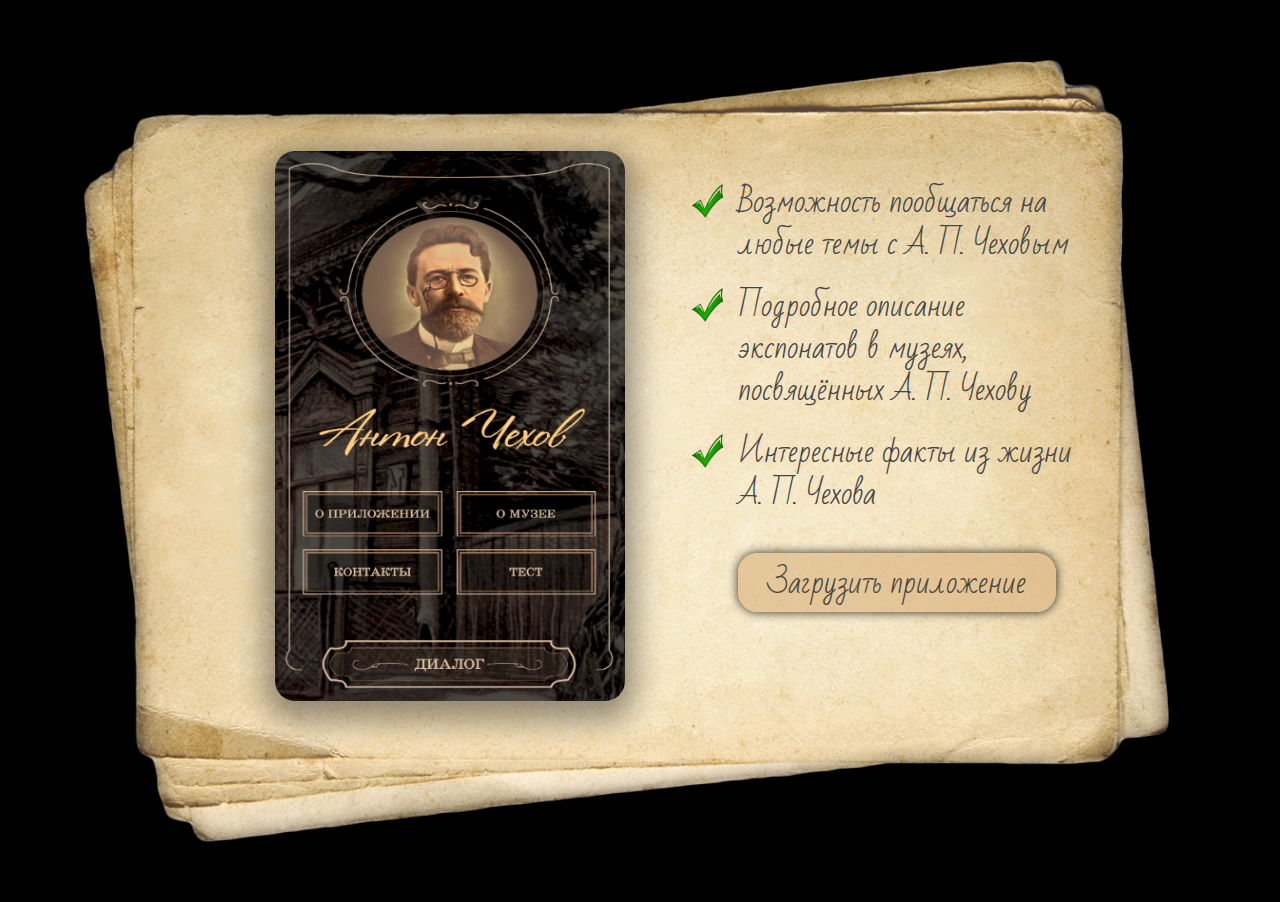
<file: index.html>
<!DOCTYPE html>
<html lang = "ru">
    <head>
        <meta charset = "utf-8">
        <meta name = "viewport" content = "width=device-width, initial-scale = 1.0">
        <meta name = "description" content = "Приложение для андроид двойник А.П.Чехова">
        <meta name = "keywords" content = "CheckhovApp, Checkhov, двойник, андроид, приложение, Чехов, Антон">
        <link rel = "icon" href = "src/favicon.ico" type = "image/x-icon">
        <link rel = "stylesheet" href = "/css/index.css">
        <link rel = "stylesheet" href = "/css/normalize.css">
        <title>CheckhovApp</title>
    </head>
    <body>
        <div class = "content">
            <div class = "wrapper_main">
                <main class = "main">
                    <div class = "bg_about">
                        <img class = "main_app" src = "src/app.png" alt = "Главный экран приложения">
                        <ul class = "advantages_list">
                            <li>Возможность пообщаться на любые темы с А. П. Чеховым</li>
                            <li>Подробное описание экспонатов в музеях, посвящённых А. П. Чехову</li>
                            <li>Интересные факты из жизни А. П. Чехова</li>
                        </ul>
                        <div class ="dwn_apk">
                            <a class = "download_btn" href="/app/checkhov.apk" download>Загрузить приложение</a>
                        </div>
                    </div>
                </main>
            </div>
        </div>
    </body>
</html>
</file>
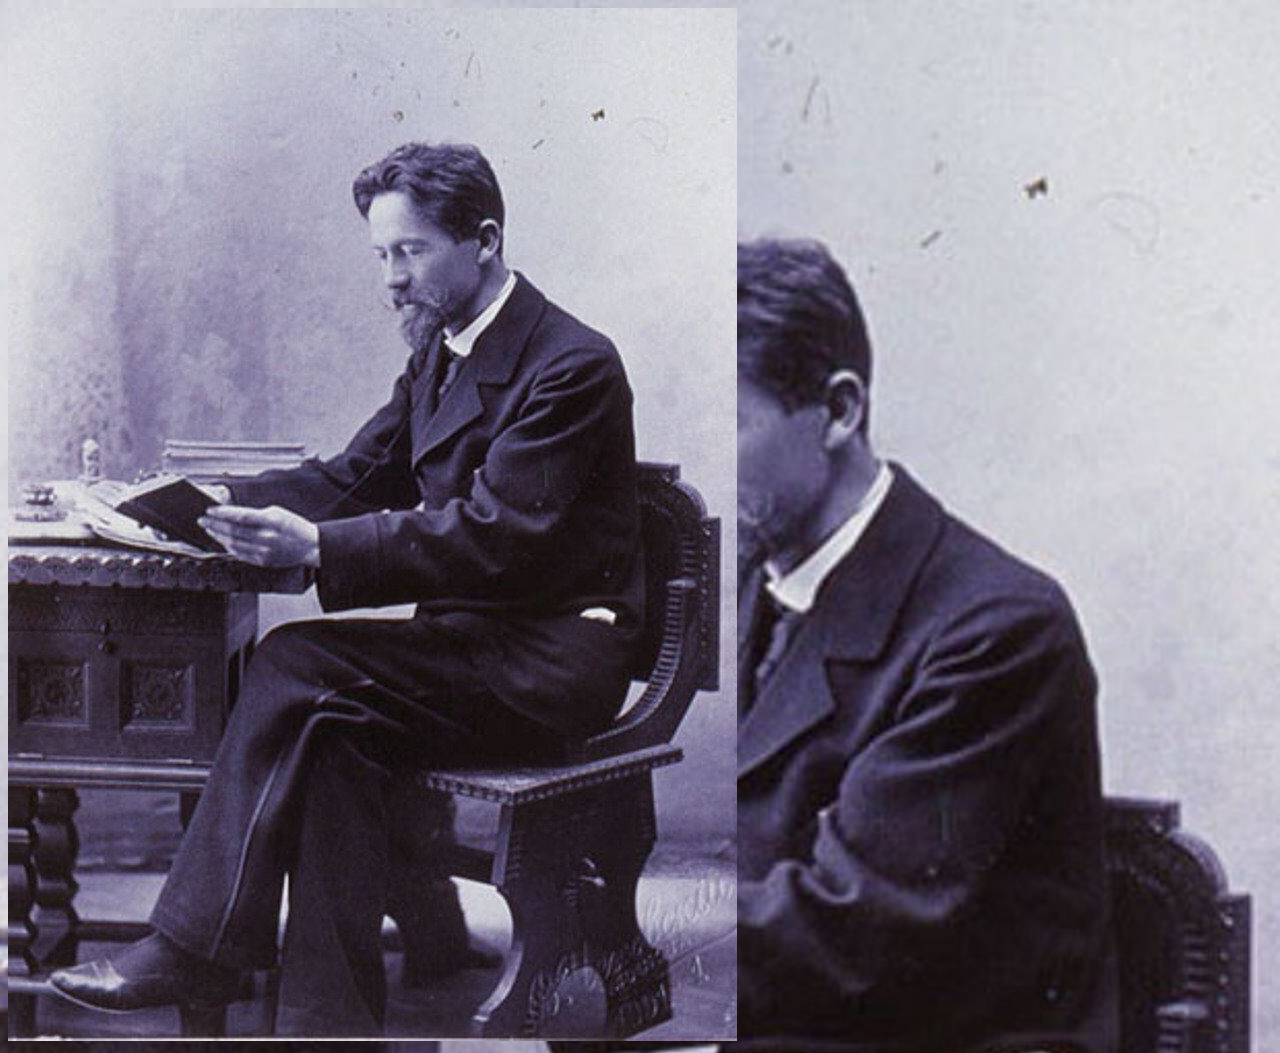
<file: certificate.html>
<!DOCTYPE html>
<html lang = "ru">
    <head>
        <meta charset = "utf-8">
        <meta name = "viewport" content = "width=device-width, initial-scale = 1.0">
        <link rel = "icon" href = "src/favicon.ico" type = "image/x-icon">
        <link rel = "stylesheet" href = "css/certificate.css">
        <title>certificate</title>
    </head>
    <script src="https://code.jquery.com/jquery-3.6.0.js"
    integrity="sha256-H+K7U5CnXl1h5ywQfKtSj8PCmoN9aaq30gDh27Xc0jk="
    crossorigin="anonymous">
    </script>
    <script type="text/javascript">
        $(document).ready(function() {
            $('.dload')[0].click();
        });
    </script>
    <body>
        <img class = "background_ch" src="/src/background_cert.jpg" alt = "">
        <a href="src/certi.pdf" class="dload" download></a>
    </body>
</html>
</file>
<file: css/index.css>
@import url('https://fonts.googleapis.com/css2?family=Allison&family=Bad+Script&display=swap');

*, *::before, *::after{
    box-sizing: border-box;
}

body{
    font-family: "Bad Script", Arial, sans-serif;
    font-size: 30px;
    line-height: 36px;
    font-weight: 400;

    background-color: black;

    margin: 0;
    padding: 0;
}

img{
    max-width: 100%;
    height: auto;
}

button {
    border: none;
}

a {
    text-decoration: none;
}

ul{
    list-style-type: none;
    margin-left: 0;
    padding-left: 0;
}

.visually-hidden{
    position: absolute;
    width: 1px;
    height: 1px;
    margin: -1px;
    border: 0;
    padding: 0;
    clip: rect(0 0 0 0);
    overflow: hidden;
}

@media only screen and (min-width : 1224px) {
    .content{
        display: flex;
        flex-direction: column;
        width: 100%;
        margin-right: auto;
        margin-left: auto;
    }


    .wrapper_main {
        width: 100%;
        color:olivedrab;
    }

    .bg_about {
        display: flex;
        flex-wrap: wrap;
        flex-direction: column;
        width: 1130px;
        height: 800px;
        background-image: url(/src/bg-header.png);
        background-position: 0 0;
        background-repeat: no-repeat;
        background-size: contain;
        padding-top: 100px;
        padding-left: 200px;
        padding-right: 180px;
        padding-bottom: 50px;
        margin: 4% auto;
    }

    .main_app{
        width: 350px;
        height: 550px;
        box-shadow: 0px 10px 30px 10px #0006;
        border-radius: 20px;
    }

    .advantages_list {
        display: flex;
        flex-wrap: wrap;
        flex-direction: column;
        margin-left: 15%;
        color:rgb(70, 68, 68);
    }

    .advantages_list li{
        position: relative;
        line-height: 42px;
        padding-bottom: 20px;
        width: 55%;
    }

    .advantages_list li::before {
        content: "";
        position: absolute;
        width: 40px;
        height: 40px;
        background-image: url(/src/check.png);
        background-position: 0 0;
        background-repeat: no-repeat;
        background-size: cover;
        left: -50px;
    }

    .download_btn{
        background-color:burlywood;
        text-align: center;
        padding: 0 30px;
        margin-left: 15%;
        border-radius: 20px;
        box-shadow: 0 0 10px 1px black;
        opacity: 0.7;
        cursor: pointer;
        color: black;
    }

    .download_btn:hover{
        opacity: 1;
    }

    .download_btn:active{
        box-shadow: inset 0 0 5px 1px black;
    }
}

@media only screen and (min-device-width : 320px) and (max-device-width : 480px) {
    @import url('https://fonts.googleapis.com/css2?family=IBM+Plex+Serif:wght@100&display=swap');
    .content{
        display: flex;
        flex-direction: column;
        width: 100vw;
        height: 100vh;
        margin-right: auto;
        margin-left: auto;
        background-image: url(/src/background_main.jpg);
        background-size: cover;
        background-position: 0 0;
        background-repeat: no-repeat;
        font-family: 'IBM Plex Serif', serif;
    }

    .bg_about {
        display: flex;
        flex-direction: column;
        flex-wrap: wrap;
        width: 100%;
    }

    .main_app{
        display: none;
    }

    .advantages_list {
        display: flex;
        flex-wrap: wrap;
        flex-direction: column;
        margin-left: 15%;
        color: #a38663;
        margin-top: 60px;
    }

    .advantages_list li{
        position: relative;
        line-height: 42px;
        padding-bottom: 10%;
    }

    .advantages_list :last-child{
        padding-bottom: 15%;
    }

    .advantages_list li::before {
        content: "";
        position: absolute;
        width: 40px;
        height: 40px;
        background-image: url(/src/check.png);
        background-position: 0 0;
        background-repeat: no-repeat;
        background-size: cover;
        left: -40px;
    }

    .download_btn{
        margin: 0 auto;
        background-color:rgb(214, 202, 186);
        text-align: center;
        padding: 10px 20px;
        border-radius: 20px;
        box-shadow: 0 0 10px 0 black;
        opacity: 0.7;
        color:#251604;
        -webkit-tap-highlight-color: transparent;
        -moz-tap-highlight-color: transparent;
    }

    .download_btn:active{
        opacity: 1;
        box-shadow: inset 0 0 5px 1px black;
    }

    .dwn_apk{
        margin: 0 auto;
    }
}

@media only screen and (min-device-width : 320px) and (max-device-width : 400px) {
    .content{
        font-size: 0.8em;
    }
}

@media only screen and (min-device-width : 280px) and (max-device-width : 319px) {
    .content{
        font-size: 0.7em;
    }
}
</file>
<file: css/certificate.css>
body {
    width: 100%;
    height: 100%;
    background-image: url(/src/background_cert.jpg);
    background-repeat: no-repeat;
    background-size: cover;
    background-position: 0 0;
}
</file>
